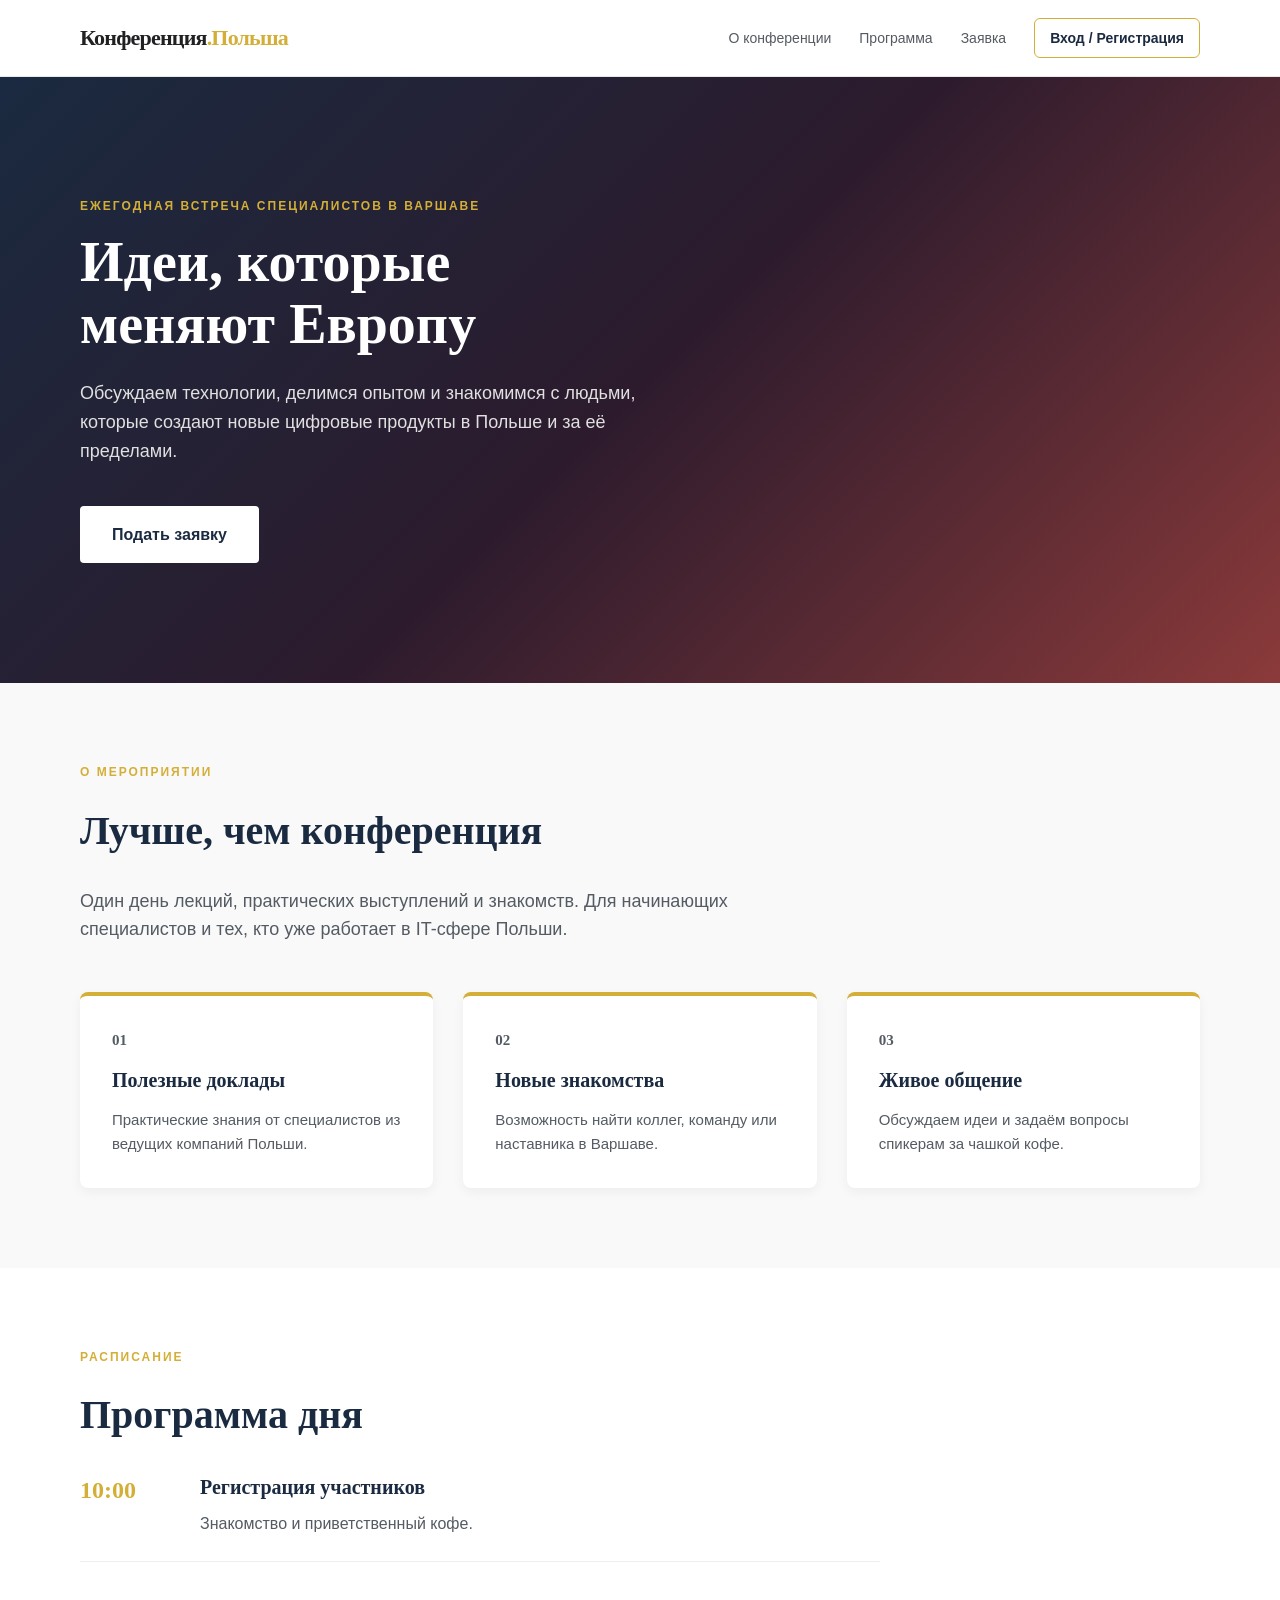
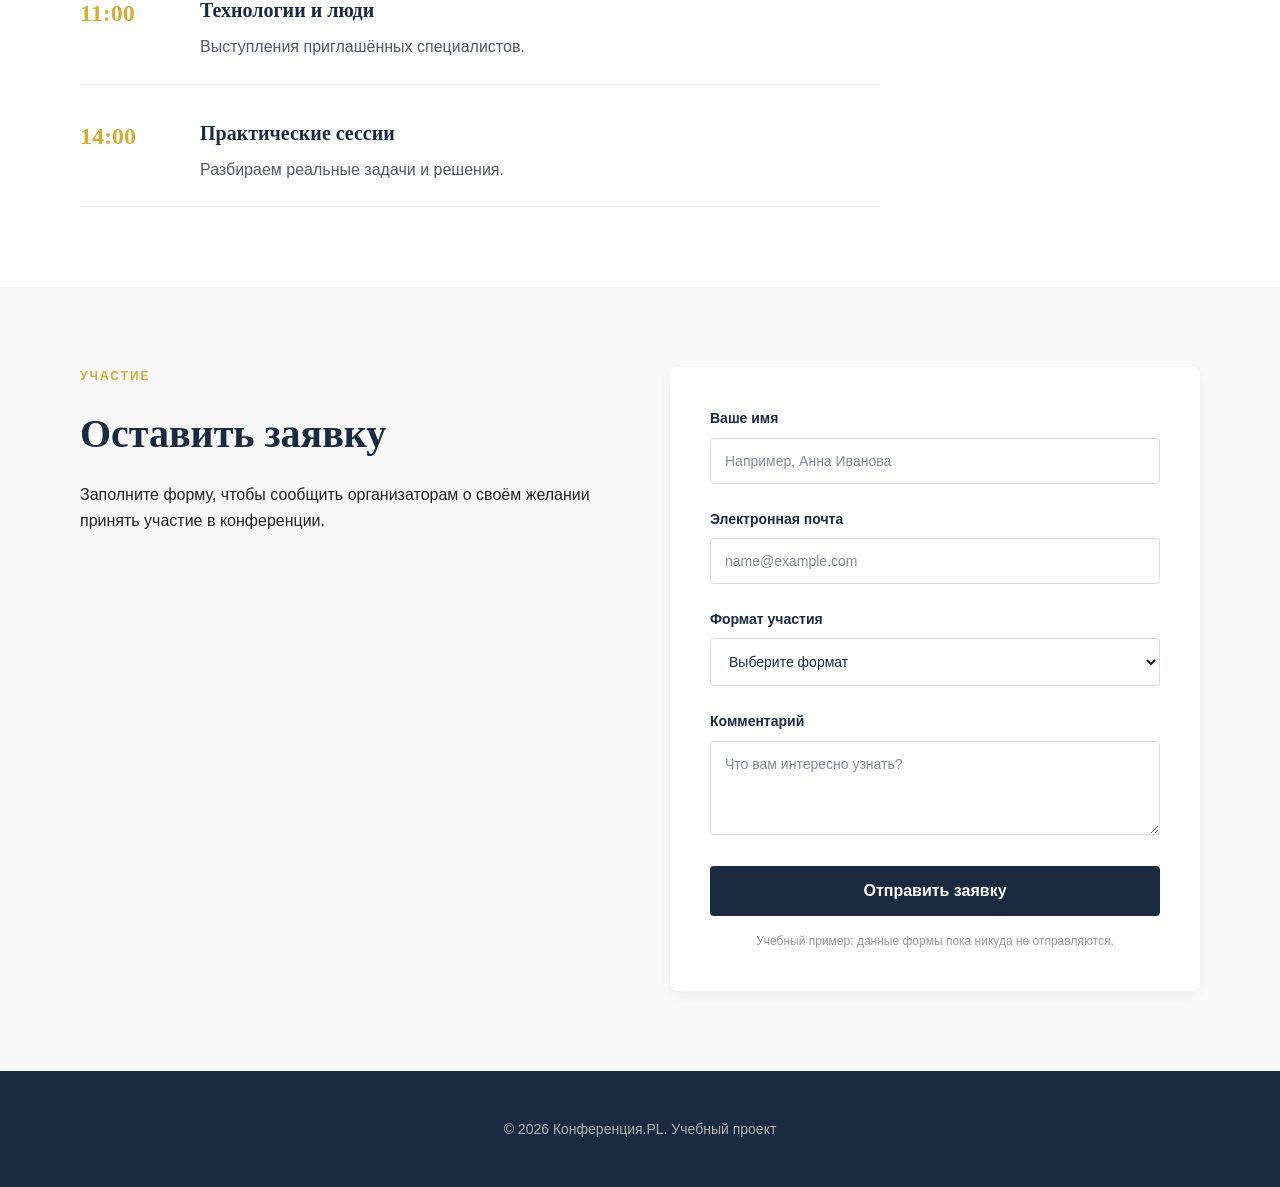
<file: index.html>
<!DOCTYPE html>
<html lang="ru">
<head>
    <meta charset="UTF-8">
    <meta name="viewport" content="width=device-width, initial-scale=1.0">
    <title>Конференция.Польша</title>
    <link rel="stylesheet" href="style.css">
</head>
<body>

    <header class="header">
        <div class="container header-inner">
            <a class="logo" href="index.html">
                Конференция<span>.Польша</span>
            </a>
            <nav class="navigation">
                <a href="#about">О конференции</a>
                <a href="#program">Программа</a>
                <a href="#application">Заявка</a>
                <a class="nav-auth" href="login.html">Вход / Регистрация</a>
            </nav>
        </div>
    </header>

    <main>
        <section class="hero">
            <div class="container">
                <p class="eyebrow">Ежегодная встреча специалистов в Варшаве</p>
                <h1>Идеи, которые<br>меняют Европу</h1>
                <p class="hero-description">
                    Обсуждаем технологии, делимся опытом и знакомимся с людьми, 
                    которые создают новые цифровые продукты в Польше и за её пределами.
                </p>
                <a class="button button-light" href="#application">Подать заявку</a>
            </div>
        </section>

        <section class="about" id="about">
            <div class="container">
                <p class="eyebrow">О мероприятии</p>
                <h2>Лучше, чем конференция</h2>
                <p class="section-desc">
                    Один день лекций, практических выступлений и знакомств. 
                    Для начинающих специалистов и тех, кто уже работает в IT-сфере Польши.
                </p>

                <div class="features">
                    <div class="feature-card">
                        <p class="feature-num">01</p>
                        <h3>Полезные доклады</h3>
                        <p>Практические знания от специалистов из ведущих компаний Польши.</p>
                    </div>
                    <div class="feature-card">
                        <p class="feature-num">02</p>
                        <h3>Новые знакомства</h3>
                        <p>Возможность найти коллег, команду или наставника в Варшаве.</p>
                    </div>
                    <div class="feature-card">
                        <p class="feature-num">03</p>
                        <h3>Живое общение</h3>
                        <p>Обсуждаем идеи и задаём вопросы спикерам за чашкой кофе.</p>
                    </div>
                </div>
            </div>
        </section>

        <section class="program" id="program">
            <div class="container">
                <p class="eyebrow">Расписание</p>
                <h2>Программа дня</h2>

                <div class="schedule">
                    <div class="schedule-item">
                        <span class="time">10:00</span>
                        <div class="schedule-content">
                            <h3>Регистрация участников</h3>
                            <p>Знакомство и приветственный кофе.</p>
                        </div>
                    </div>
                    <div class="schedule-item">
                        <span class="time">11:00</span>
                        <div class="schedule-content">
                            <h3>Технологии и люди</h3>
                            <p>Выступления приглашённых специалистов.</p>
                        </div>
                    </div>
                    <div class="schedule-item">
                        <span class="time">14:00</span>
                        <div class="schedule-content">
                            <h3>Практические сессии</h3>
                            <p>Разбираем реальные задачи и решения.</p>
                        </div>
                    </div>
                </div>
            </div>
        </section>

        <section class="application" id="application">
            <div class="container application-grid">
                <div class="application-text">
                    <p class="eyebrow">Участие</p>
                    <h2>Оставить заявку</h2>
                    <p>Заполните форму, чтобы сообщить организаторам о своём желании принять участие в конференции.</p>
                </div>

                <div class="form-wrapper">
                    <form action="#" method="post" class="application-form" onsubmit="event.preventDefault(); this.querySelector('.form-feedback').hidden = false;">
                        <div class="form-group">
                            <label for="name">Ваше имя</label>
                            <input type="text" id="name" name="name" autocomplete="name" placeholder="Например, Анна Иванова" required>
                        </div>
                        <div class="form-group">
                            <label for="email">Электронная почта</label>
                            <input type="email" id="email" name="email" autocomplete="email" placeholder="name@example.com" required>
                        </div>
                        <div class="form-group">
                            <label for="format">Формат участия</label>
                            <select id="format" name="format" required>
                                <option value="" selected disabled>Выберите формат</option>
                                <option value="offline">Офлайн (Варшава)</option>
                                <option value="online">Онлайн</option>
                            </select>
                        </div>
                        <div class="form-group">
                            <label for="comment">Комментарий</label>
                            <textarea id="comment" name="comment" rows="4" placeholder="Что вам интересно узнать?"></textarea>
                        </div>
                        <button type="submit" class="button button-dark">Отправить заявку</button>
                        <p class="form-note">Учебный пример: данные формы пока никуда не отправляются.</p>
                        <p class="form-feedback" role="status" aria-live="polite" hidden>Форма заполнена. Чтобы заявки сохранялись, нужно подключить серверную обработку.</p>
                    </form>
                </div>
            </div>
        </section>
    </main>

    <footer class="footer">
        <div class="container footer-inner">
            <p>© 2026 Конференция.PL. Учебный проект</p>
        </div>
    </footer>

</body>
</html>
</file>
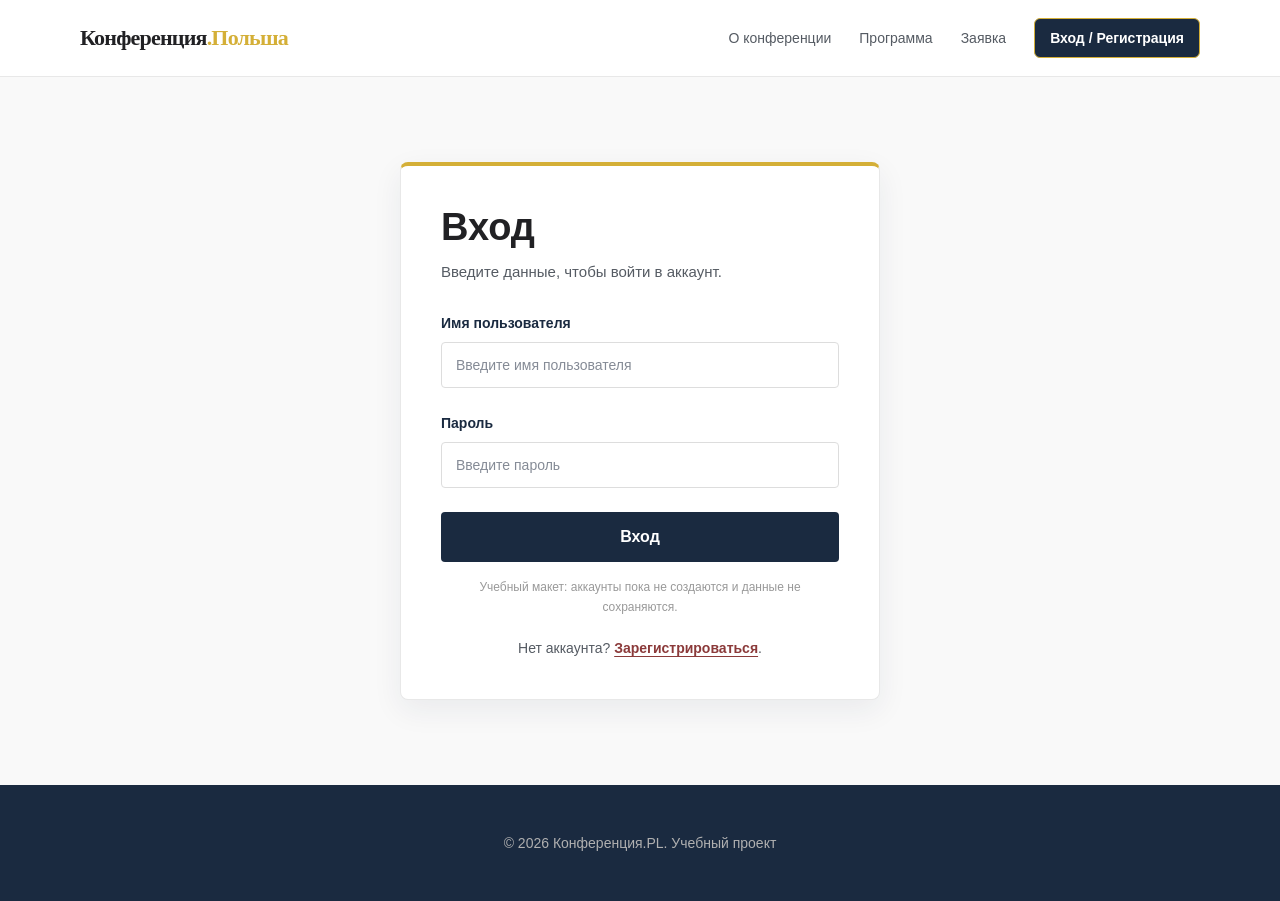
<file: login.html>
<!DOCTYPE html>
<html lang="ru">
<head>
    <meta charset="UTF-8">
    <meta name="viewport" content="width=device-width, initial-scale=1.0">
    <title>Вход — Конференция.Польша</title>
    <link rel="stylesheet" href="style.css">
</head>
<body>
    <header class="header">
        <div class="container header-inner">
            <a class="logo" href="index.html">Конференция<span>.Польша</span></a>
            <nav class="navigation" aria-label="Основная навигация">
                <a href="index.html#about">О конференции</a>
                <a href="index.html#program">Программа</a>
                <a href="index.html#application">Заявка</a>
                <a class="nav-auth" href="login.html" aria-current="page">Вход / Регистрация</a>
            </nav>
        </div>
    </header>

    <main>
        <section class="auth-section">
            <div class="container auth-grid">
                <div class="form-wrapper">
                    <h1 class="auth-title">Вход</h1>
                    <p class="auth-description">Введите данные, чтобы войти в аккаунт.</p>

                    <form class="application-form" action="#" method="post" onsubmit="event.preventDefault(); this.querySelector('.form-feedback').hidden = false;">
                        <div class="form-group">
                            <label for="username">Имя пользователя</label>
                            <input type="text" id="username" name="username" autocomplete="username" placeholder="Введите имя пользователя" required>
                        </div>
                        <div class="form-group">
                            <label for="password">Пароль</label>
                            <input type="password" id="password" name="password" autocomplete="current-password" placeholder="Введите пароль" required>
                        </div>
                        <button type="submit" class="button button-dark">Вход</button>
                        <p class="form-note">Учебный макет: аккаунты пока не создаются и данные не сохраняются.</p>
                        <p class="form-feedback" role="status" aria-live="polite" hidden>Форма проверена. Для реального входа требуется PHP и база данных.</p>
                    </form>
                    <p class="auth-switch">Нет аккаунта? <a href="register.html">Зарегистрироваться</a>.</p>
                </div>
            </div>
        </section>
    </main>

    <footer class="footer">
        <div class="container footer-inner">
            <p>© 2026 Конференция.PL. Учебный проект</p>
        </div>
    </footer>
</body>
</html>
</file>
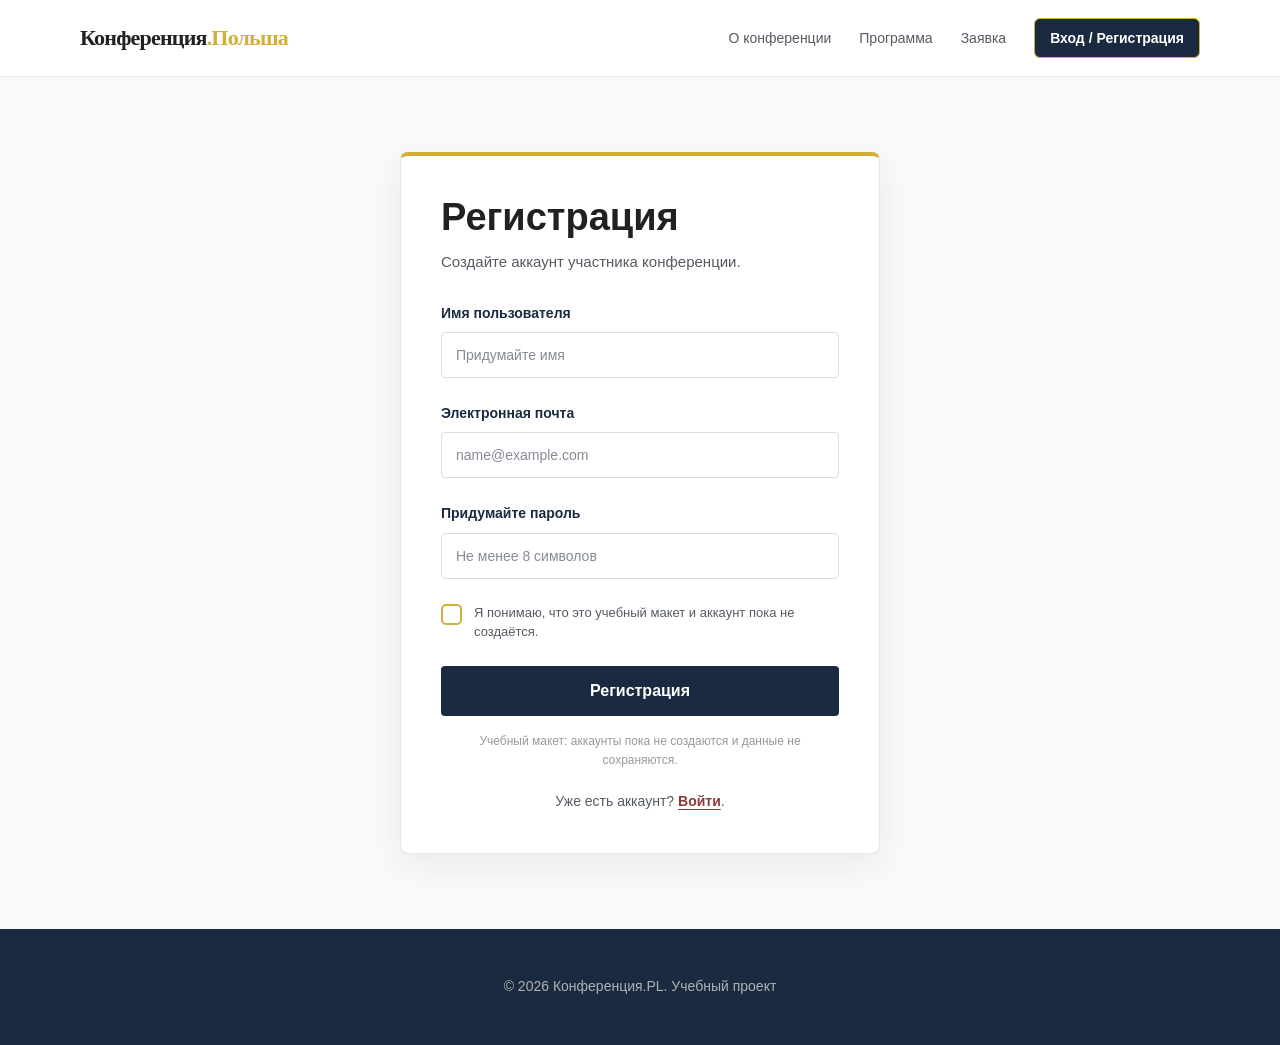
<file: register.html>
<!DOCTYPE html>
<html lang="ru">
<head>
    <meta charset="UTF-8">
    <meta name="viewport" content="width=device-width, initial-scale=1.0">
    <title>Регистрация — Конференция.Польша</title>
    <link rel="stylesheet" href="style.css">
</head>
<body>
    <header class="header">
        <div class="container header-inner">
            <a class="logo" href="index.html">Конференция<span>.Польша</span></a>
            <nav class="navigation" aria-label="Основная навигация">
                <a href="index.html#about">О конференции</a>
                <a href="index.html#program">Программа</a>
                <a href="index.html#application">Заявка</a>
                <a class="nav-auth" href="login.html" aria-current="page">Вход / Регистрация</a>
            </nav>
        </div>
    </header>

    <main>
        <section class="auth-section">
            <div class="container auth-grid">
                <div class="form-wrapper">
                    <h1 class="auth-title">Регистрация</h1>
                    <p class="auth-description">Создайте аккаунт участника конференции.</p>

                    <form class="application-form" action="#" method="post" onsubmit="event.preventDefault(); this.querySelector('.form-feedback').hidden = false;">
                        <div class="form-group">
                            <label for="username">Имя пользователя</label>
                            <input type="text" id="username" name="username" autocomplete="username" minlength="3" placeholder="Придумайте имя" required>
                        </div>
                        <div class="form-group">
                            <label for="email">Электронная почта</label>
                            <input type="email" id="email" name="email" autocomplete="email" placeholder="name@example.com" required>
                        </div>
                        <div class="form-group">
                            <label for="password">Придумайте пароль</label>
                            <input type="password" id="password" name="password" autocomplete="new-password" minlength="8" placeholder="Не менее 8 символов" required>
                        </div>
                        <div class="form-group checkbox-group">
                            <input type="checkbox" id="reg-agree" name="agree" required>
                            <label for="reg-agree">Я понимаю, что это учебный макет и аккаунт пока не создаётся.</label>
                        </div>
                        <button type="submit" class="button button-dark">Регистрация</button>
                        <p class="form-note">Учебный макет: аккаунты пока не создаются и данные не сохраняются.</p>
                        <p class="form-feedback" role="status" aria-live="polite" hidden>Форма проверена. Для создания аккаунта требуется PHP и база данных.</p>
                    </form>
                    <p class="auth-switch">Уже есть аккаунт? <a href="login.html">Войти</a>.</p>
                </div>
            </div>
        </section>
    </main>

    <footer class="footer">
        <div class="container footer-inner">
            <p>© 2026 Конференция.PL. Учебный проект</p>
        </div>
    </footer>
</body>
</html>
</file>
<file: style.css>
* {
    box-sizing: border-box;
    margin: 0;
    padding: 0;
}

body {
    font-family: Arial, sans-serif;
    color: #212124;
    background-color: #ffffff;
    line-height: 1.6;
}

.container {
    width: min(1120px, calc(100% - 40px));
    margin: 0 auto;
}

a {
    color: inherit;
    text-decoration: none;
}

.header {
    background-color: #ffffff;
    border-bottom: 1px solid #e8e8e8;
}

.header-inner,
.footer-inner {
    display: flex;
    align-items: center;
    justify-content: space-between;
    gap: 24px;
    min-height: 76px;
}

.logo {
    font-size: 22px;
    font-weight: 800;
    letter-spacing: -0.8px;
    font-family: 'Times New Roman', Times, serif;
}

.logo span {
    color: #D4AF37;
}

.navigation {
    display: flex;
    gap: 28px;
    flex-wrap: wrap;
}

.navigation a {
    color: #555b63;
    font-size: 14px;
    transition: color 0.3s ease;
}

.navigation a:hover {
    color: #D4AF37;
}

.hero {
    background: linear-gradient(135deg, #1A2A40 0%, #2C1B2D 50%, #8B3A3A 100%);
    color: #ffffff;
    padding: 120px 0;
}

.eyebrow {
    text-transform: uppercase;
    font-size: 12px;
    letter-spacing: 2px;
    margin-bottom: 16px;
    color: #D4AF37;
    font-weight: bold;
}

.hero h1 {
    font-family: 'Times New Roman', Times, serif;
    font-size: 56px;
    line-height: 1.1;
    margin-bottom: 24px;
    font-weight: 700;
}

.hero-description {
    font-size: 18px;
    max-width: 600px;
    margin-bottom: 40px;
    color: #e0e0e0;
}

.button {
    display: inline-block;
    padding: 16px 32px;
    font-size: 16px;
    font-weight: bold;
    border-radius: 4px;
    border: none;
    cursor: pointer;
    transition: background 0.3s ease, transform 0.2s;
    font-family: Arial, sans-serif;
}

.button-light {
    background-color: #ffffff;
    color: #1A2A40;
}

.button-light:hover {
    background-color: #f0f0f0;
    transform: translateY(-2px);
}

.button-dark {
    background-color: #1A2A40;
    color: #ffffff;
    width: 100%;
}

.button-dark:hover {
    background-color: #2C1B2D;
    transform: translateY(-2px);
}

section {
    padding: 80px 0;
}

h2 {
    font-family: 'Times New Roman', Times, serif;
    font-size: 40px;
    margin-bottom: 24px;
    color: #1A2A40;
    font-weight: 700;
}

.section-desc {
    font-size: 18px;
    color: #555b63;
    max-width: 700px;
    margin-bottom: 48px;
}

.about {
    background-color: #f9f9f9;
}

.features {
    display: flex;
    gap: 30px;
    flex-wrap: wrap;
}

.feature-card {
    flex: 1;
    min-width: 250px;
    background: #ffffff;
    padding: 32px;
    border-radius: 8px;
    box-shadow: 0 4px 12px rgba(0,0,0,0.05);
    border-top: 4px solid #D4AF37;
}

.feature-num {
    font-size: 24px;
    font-weight: bold;
    color: #D4AF37;
    margin-bottom: 12px;
    font-family: 'Times New Roman', Times, serif;
}

.feature-card h3 {
    font-size: 20px;
    margin-bottom: 12px;
    color: #1A2A40;
    font-family: 'Times New Roman', Times, serif;
}

.feature-card p {
    color: #555b63;
    font-size: 15px;
}

.program {
    background-color: #ffffff;
}

.schedule {
    display: flex;
    flex-direction: column;
    gap: 32px;
    max-width: 800px;
}

.schedule-item {
    display: flex;
    gap: 40px;
    padding-bottom: 24px;
    border-bottom: 1px solid #eee;
}

.time {
    font-size: 24px;
    font-weight: bold;
    color: #D4AF37;
    min-width: 80px;
    font-family: 'Times New Roman', Times, serif;
}

.schedule-content h3 {
    font-size: 20px;
    margin-bottom: 8px;
    color: #1A2A40;
    font-family: 'Times New Roman', Times, serif;
}

.schedule-content p {
    color: #555b63;
}

.application {
    background-color: #f9f9f9;
    padding: 80px 0;
}

.application-grid {
    display: grid;
    grid-template-columns: 1fr 1fr;
    gap: 60px;
    align-items: start;
}

.application-text h2 {
    margin-bottom: 16px;
}

.form-wrapper {
    background: #ffffff;
    padding: 40px;
    border-radius: 8px;
    box-shadow: 0 4px 12px rgba(0,0,0,0.05);
}

.form-group {
    margin-bottom: 24px;
}

.form-group label {
    display: block;
    margin-bottom: 8px;
    font-weight: bold;
    font-size: 14px;
    color: #1A2A40;
}

.form-group input,
.form-group select,
.form-group textarea {
    width: 100%;
    padding: 14px;
    border: 1px solid #ddd;
    border-radius: 4px;
    font-family: Arial, sans-serif;
    font-size: 14px;
    transition: border 0.3s;
}

.form-group input:focus,
.form-group select:focus,
.form-group textarea:focus {
    outline: none;
    border-color: #D4AF37;
}

.form-group textarea {
    resize: vertical;
}

.form-note {
    margin-top: 16px;
    font-size: 12px;
    color: #999;
    text-align: center;
}

.footer {
    background-color: #1A2A40;
    color: #ffffff;
    padding: 20px 0;
}

.footer-inner {
    justify-content: center;
    font-size: 14px;
    color: #b0b0b0;
}

@media (max-width: 768px) {
    .application-grid {
        grid-template-columns: 1fr;
    }
    
    .hero h1 {
        font-size: 36px;
    }

    .header-inner {
        flex-direction: column;
        gap: 12px;
        padding: 16px 0;
    }

    .navigation {
        gap: 16px;
    }

    .schedule-item {
        flex-direction: column;
        gap: 8px;
    }
}

body {
    display: flex;
    min-height: 100vh;
    flex-direction: column;
}

main {
    flex: 1;
}

.navigation {
    align-items: center;
}

.navigation .nav-auth {
    display: inline-flex;
    align-items: center;
    min-height: 38px;
    padding: 8px 15px;
    border: 1px solid #D4AF37;
    border-radius: 6px;
    color: #1A2A40;
    font-weight: 700;
    transition: background-color 0.2s, color 0.2s;
}

.navigation .nav-auth:hover,
.navigation .nav-auth[aria-current="page"] {
    background-color: #1A2A40;
    color: #ffffff;
}

.feature-card {
    transition: transform 0.2s ease, box-shadow 0.2s ease;
}

.feature-card:hover {
    transform: translateY(-4px);
    box-shadow: 0 12px 26px rgba(26, 42, 64, 0.10);
}

.form-group input,
.form-group select,
.form-group textarea {
    color: #1A2A40;
    background-color: #ffffff;
}

.form-group input::placeholder,
.form-group textarea::placeholder {
    color: #858b96;
}

.form-group input:focus,
.form-group select:focus,
.form-group textarea:focus {
    box-shadow: 0 0 0 3px rgba(212, 175, 55, 0.16);
}

a:focus-visible,
button:focus-visible,
input:focus-visible,
select:focus-visible,
textarea:focus-visible {
    outline: 2px solid #D4AF37;
    outline-offset: 3px;
}

.form-feedback {
    margin-top: 16px;
    padding: 12px 14px;
    border-left: 3px solid #D4AF37;
    border-radius: 4px;
    background-color: #faf6e8;
    color: #1A2A40;
    font-size: 14px;
}

.form-feedback[hidden] {
    display: none;
}

.auth-section {
    min-height: calc(100vh - 192px);
    display: flex;
    align-items: center;
    padding: 75px 0;
    background: #f9f9f9;
}

.auth-grid {
    width: 100%;
    display: grid;
    grid-template-columns: minmax(0, 480px);
    justify-content: center;
}

.auth-grid .form-wrapper {
    width: 100%;
    border: 1px solid #e8e8e8;
    border-top: 4px solid #D4AF37;
    box-shadow: 0 10px 30px rgba(26, 42, 64, 0.07);
}

.auth-title {
    margin-bottom: 10px;
    font-size: 38px;
    line-height: 1.15;
}

.auth-description {
    margin-bottom: 28px;
    color: #555b63;
    font-size: 15px;
}

.auth-switch {
    margin-top: 20px;
    color: #555b63;
    font-size: 14px;
    text-align: center;
}

.auth-switch a {
    color: #8B3A3A;
    font-weight: 700;
    text-decoration: underline;
    text-underline-offset: 3px;
}

.auth-switch a:hover {
    color: #1A2A40;
}

.checkbox-group {
    display: flex;
    flex-direction: row;
    align-items: flex-start;
    gap: 12px;
    margin-top: 6px;
}

.checkbox-group input[type="checkbox"] {
    appearance: none;
    flex: 0 0 21px;
    width: 21px;
    height: 21px;
    margin-top: 1px;
    padding: 0;
    border: 2px solid #D4AF37;
    border-radius: 5px;
    background: #ffffff;
    cursor: pointer;
}

.checkbox-group input[type="checkbox"]:checked {
    background: #1A2A40;
    border-color: #1A2A40;
    box-shadow: inset 0 0 0 4px #ffffff;
}

.checkbox-group label {
    margin: 0;
    font-size: 13px;
    font-weight: normal;
    line-height: 1.5;
    color: #555b63;
    cursor: pointer;
}

@media (max-width: 768px) {
    .hero {
        padding: 85px 0;
    }

    section {
        padding: 65px 0;
    }

    .features {
        gap: 18px;
    }

    .application-grid {
        gap: 30px;
    }

    .auth-section {
        min-height: auto;
        padding: 60px 0;
    }
}

@media (max-width: 480px) {
    .container {
        width: calc(100% - 30px);
    }

    .logo {
        font-size: 20px;
    }

    .navigation {
        gap: 10px 16px;
        justify-content: center;
    }

    .navigation a {
        font-size: 13px;
    }

    .navigation .nav-auth {
        padding: 6px 10px;
    }

    .hero {
        padding: 75px 0;
    }

    .hero h1 {
        font-size: clamp(32px, 10vw, 42px);
    }

    .hero-description,
    .section-desc {
        font-size: 16px;
    }

    h2 {
        font-size: 32px;
    }

    .feature-card {
        min-width: 0;
        flex-basis: 100%;
    }

    .form-wrapper {
        padding: 26px 20px;
    }

    .auth-title {
        font-size: 32px;
    }

    .footer-inner {
        text-align: center;
    }
}
</file>
